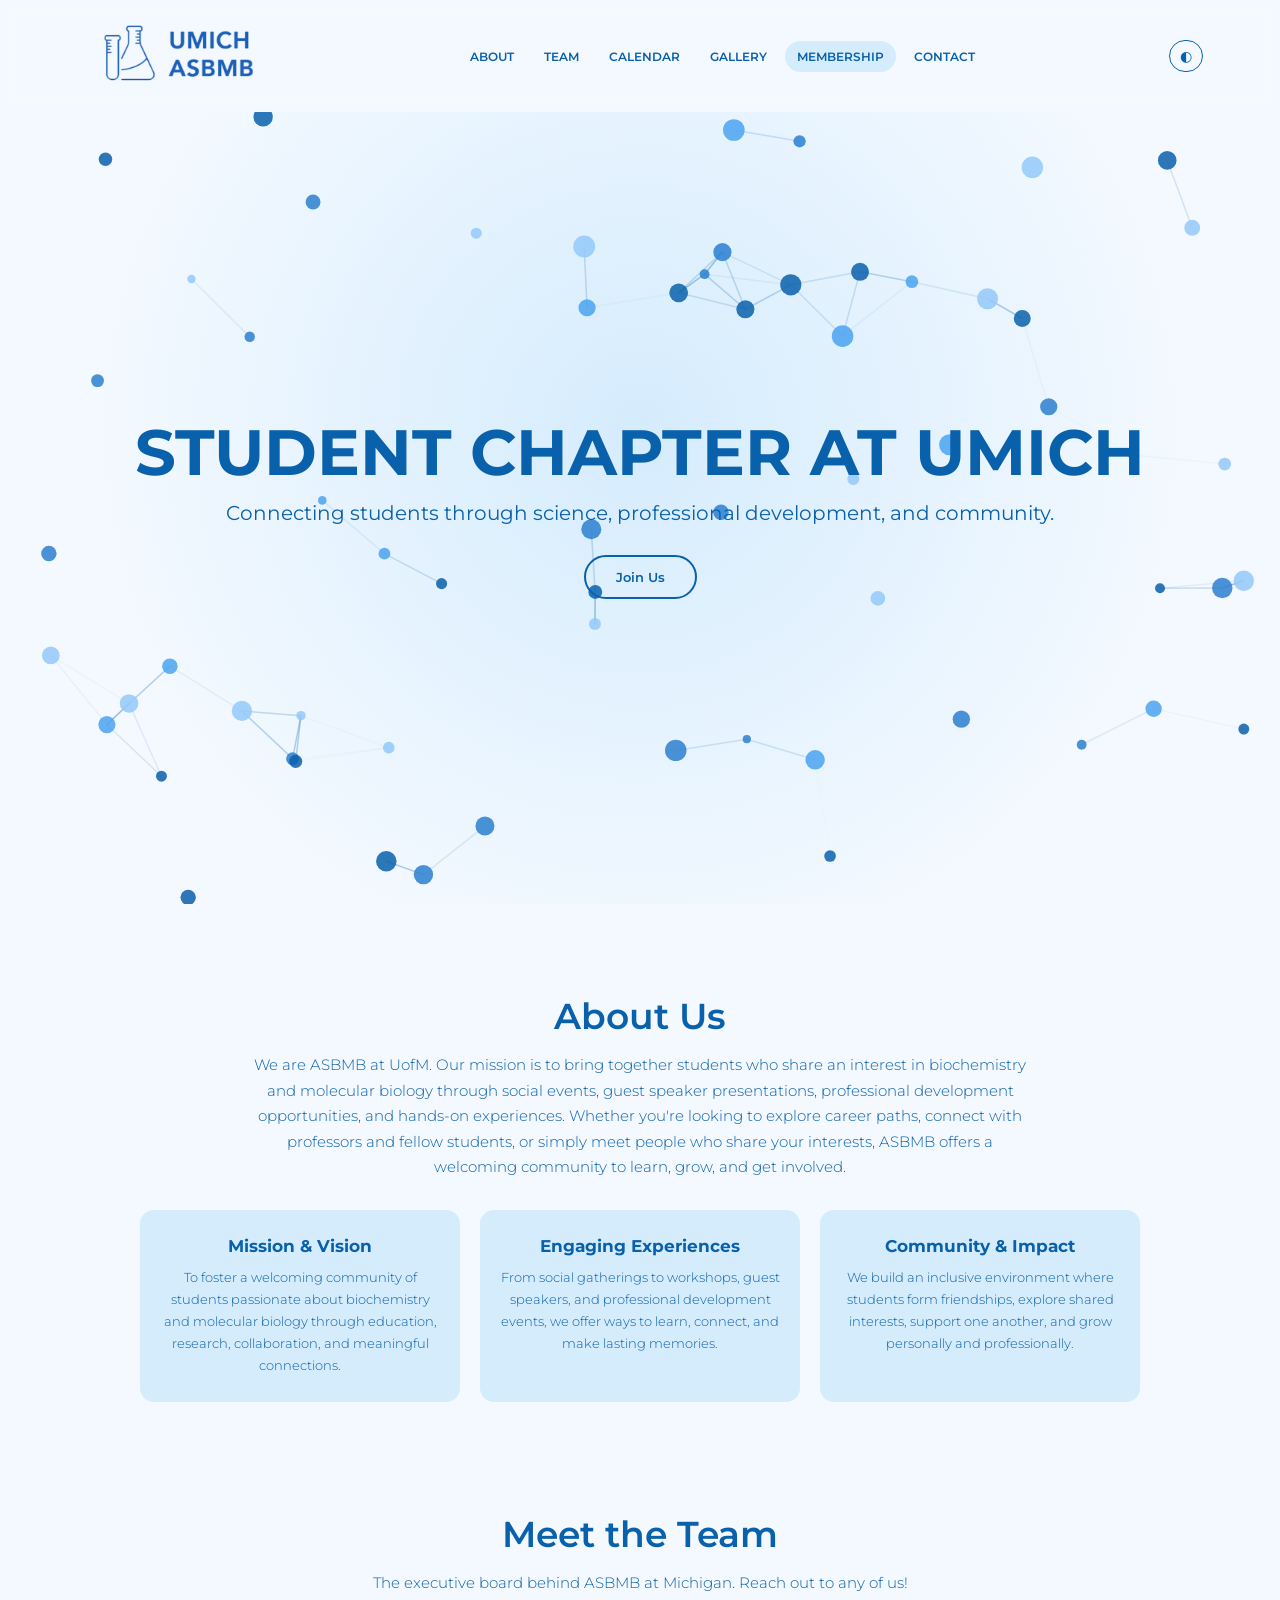
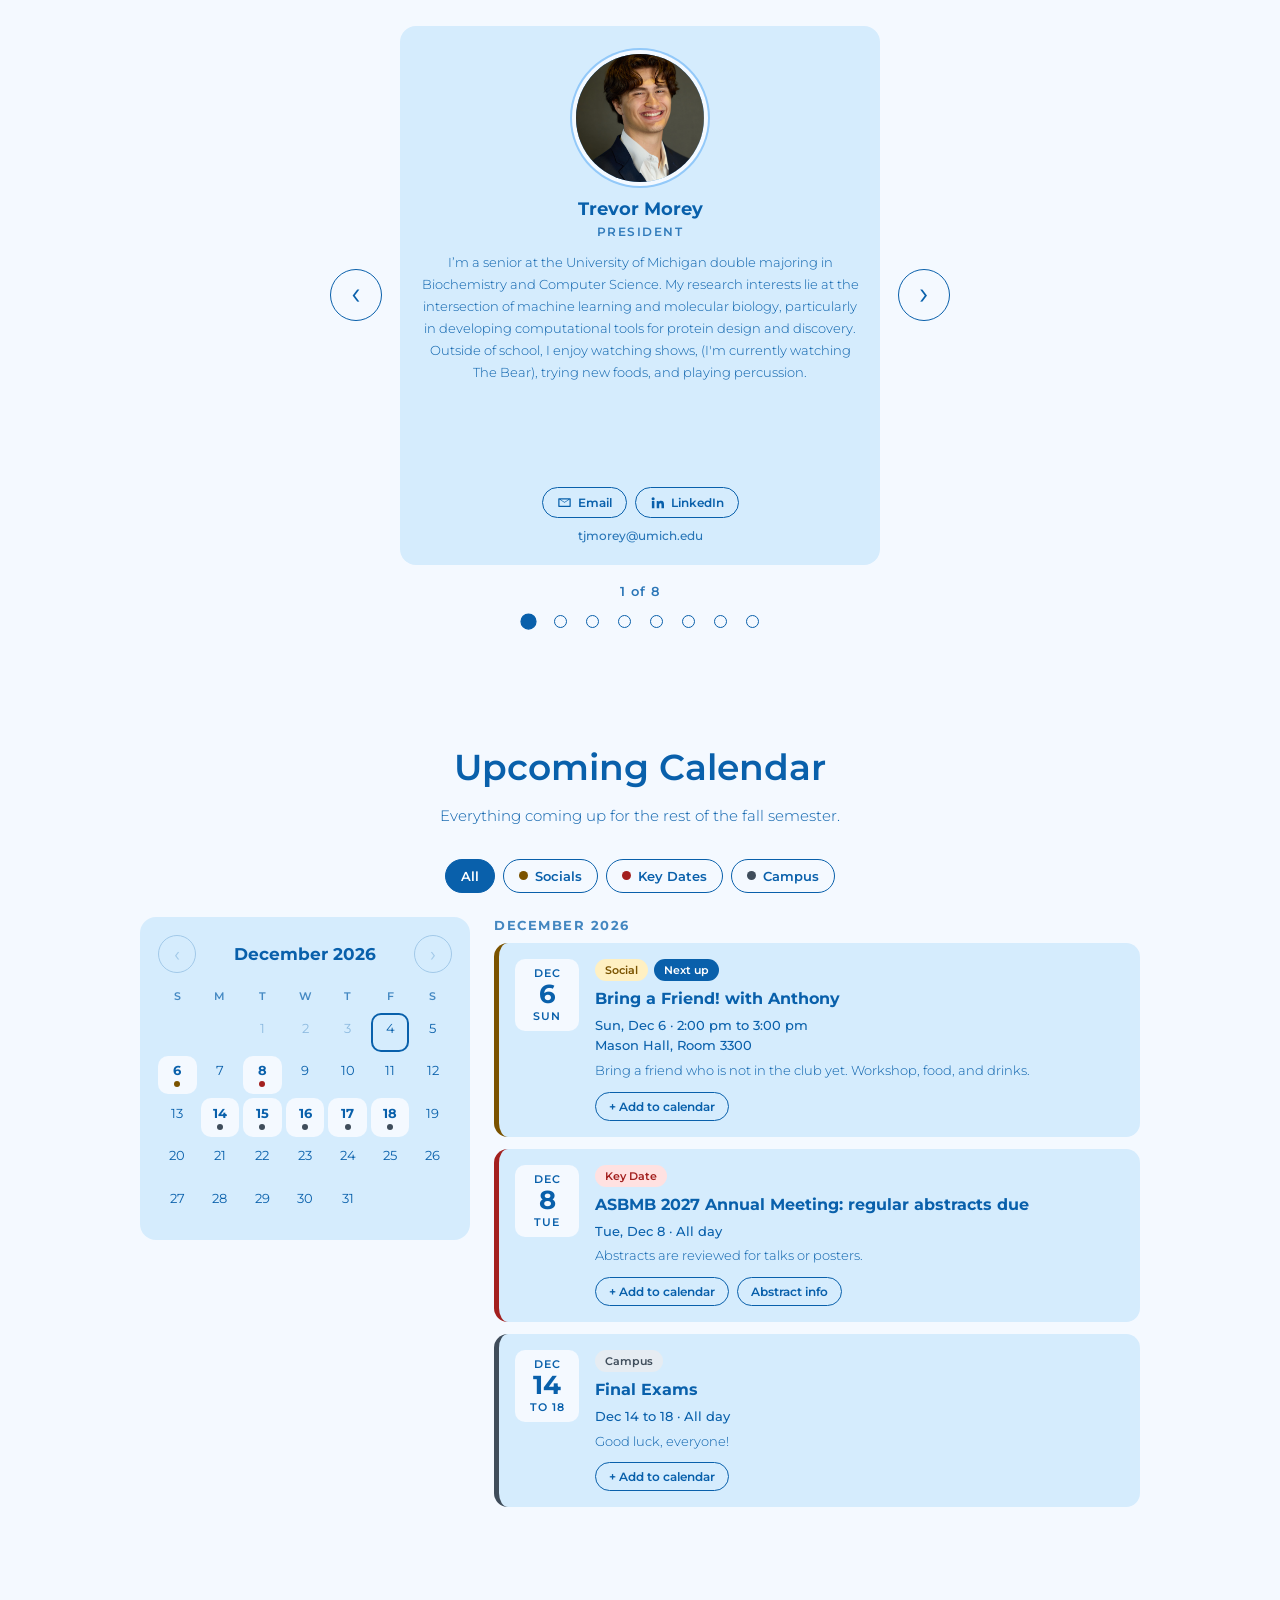
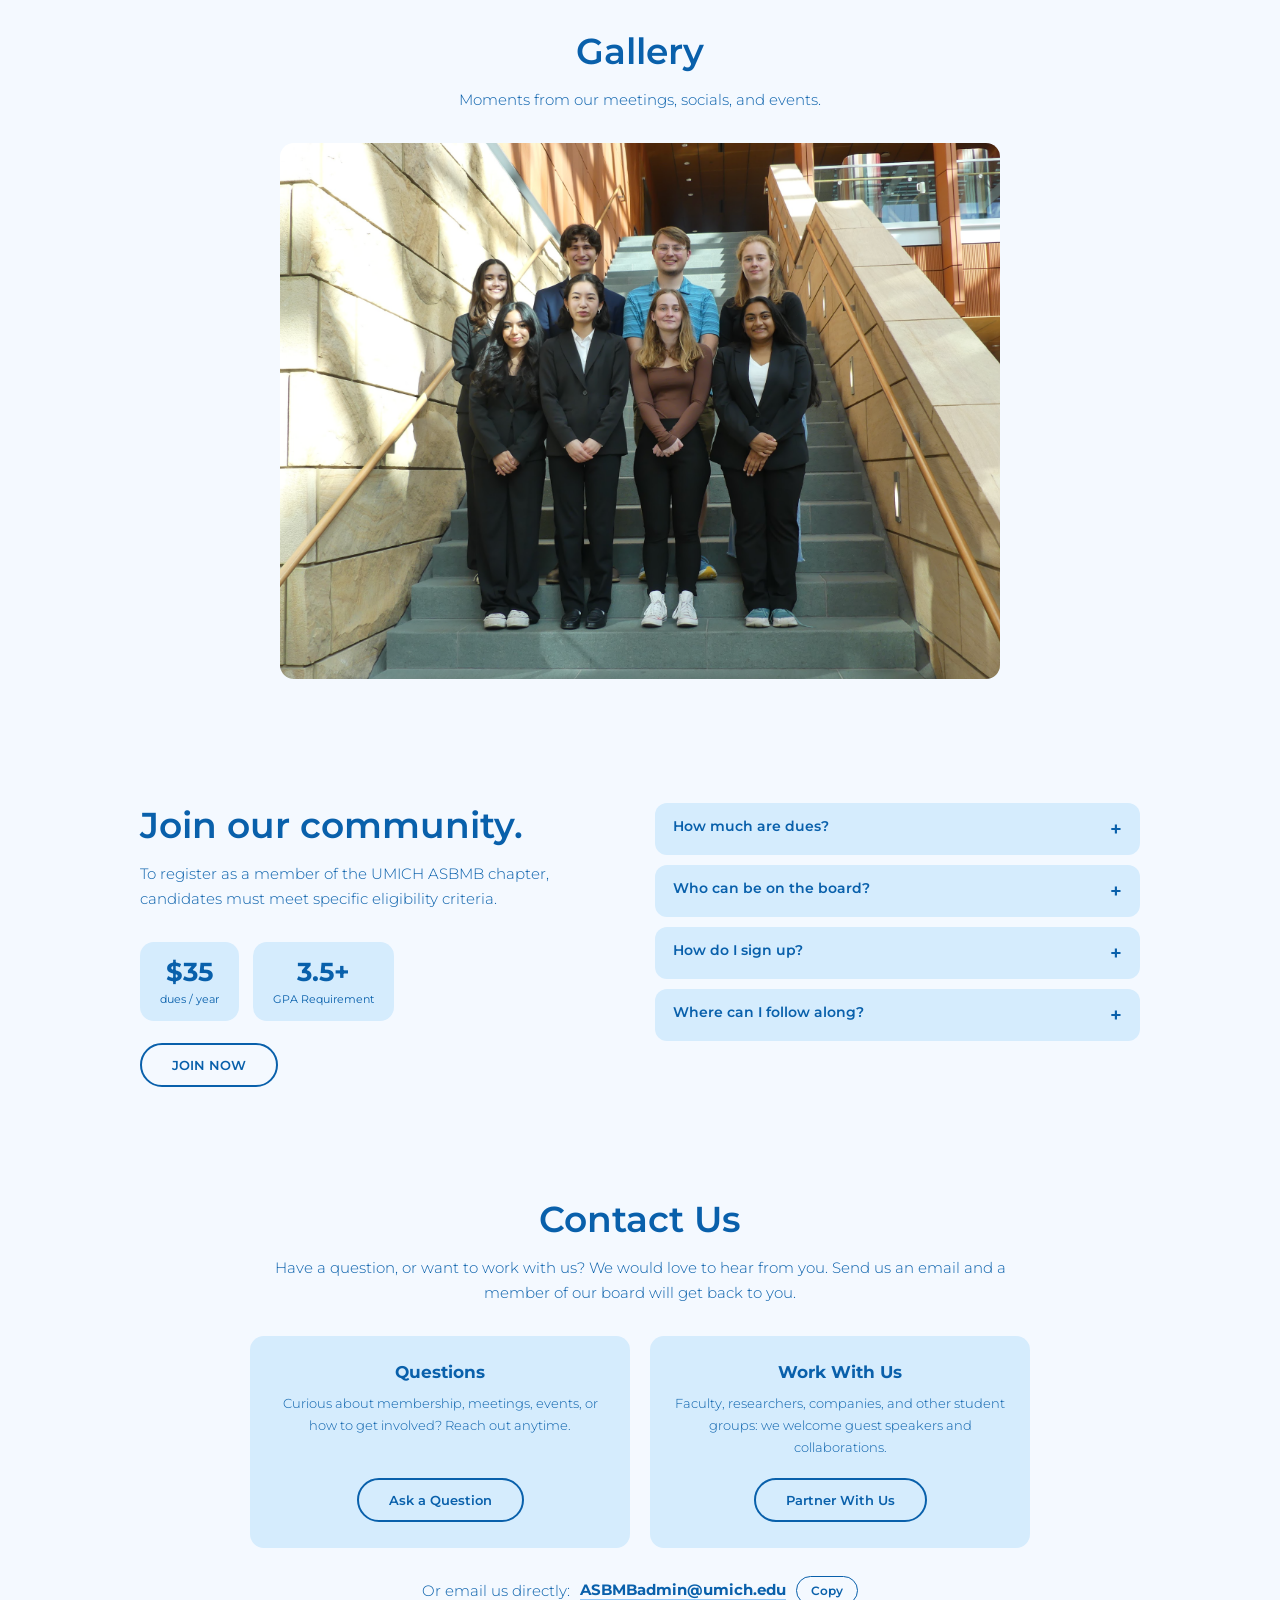
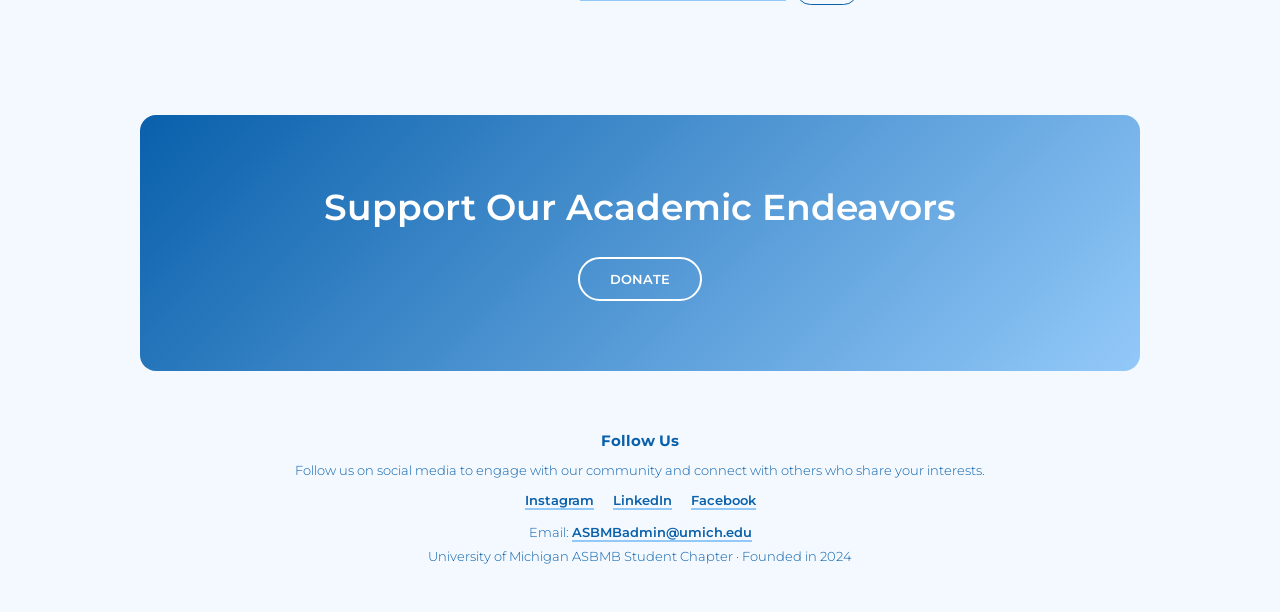
<file: index.html>
<!DOCTYPE html>
<html lang="en">
 <head>
  <meta charset="utf-8"/>
  <meta content="width=device-width, initial-scale=1, viewport-fit=cover" name="viewport"/>
  <title>
   UMich ASBMB Student Chapter
  </title>
  <link href="https://fonts.googleapis.com" rel="preconnect"/>
  <link crossorigin="" href="https://fonts.gstatic.com" rel="preconnect"/>
  <link href="https://fonts.googleapis.com/css2?family=Montserrat:wght@300;500;600;700&amp;display=swap" rel="stylesheet"/>
  <link href="style.css" rel="stylesheet"/>
 </head>
 <body>
  <div aria-hidden="true" class="scroll-progress" id="scroll-progress">
  </div>
  <!-- Header: logo, navigation links, and theme controls -->
  <nav>
   <a aria-label="UMich ASBMB homepage" class="logo" href="#top">
    <img alt="UMich ASBMB logo" class="logo-light" height="118" src="[data-uri]" width="268"/>
    <img alt="UMich ASBMB logo" class="logo-dark" height="118" src="[data-uri]" width="268"/>
   </a>
   <ul id="menu">
    <li>
     <a class="l" href="#about">
      ABOUT
     </a>
    </li>
    <li>
     <a class="l" href="#team">
      TEAM
     </a>
    </li>
    <li>
     <a class="l" href="#events">
      CALENDAR
     </a>
    </li>
    <li>
     <a class="l" href="#gallery">
      GALLERY
     </a>
    </li>
    <li>
     <a class="l" href="#join">
      MEMBERSHIP
     </a>
    </li>
    <li>
     <a class="l" href="#contact">
      CONTACT
     </a>
    </li>
   </ul>
   <span>
    <button aria-label="Toggle dark mode" id="theme">
     ◐
    </button>
    <button aria-controls="menu" aria-expanded="false" aria-label="Menu" id="burger">
     ☰
    </button>
   </span>
  </nav>
  <!-- Hero: animated molecules -->
  <header class="hero" id="top">
   <canvas id="cv">
   </canvas>
   <div class="box">
    <h1>
     STUDENT CHAPTER AT UMICH
    </h1>
    <p>
   Connecting students through science, professional development, and community.    </p>
    <a class="btn" href="https://docs.google.com/forms/d/e/1FAIpQLScmgI9MgOX76nTSEptZH2UmDCdz0ov4uwcDUiNK2yses8GsNQ/viewform?usp=publish-editor" rel="noopener" target="_blank">
     Join Us
    </a>
   </div>
   
  </header>
  <!-- About: chapter introduction and mission cards -->
  <section class="s" id="about">
   <h2 class="rv">
    About Us
   </h2>
   <p class="lead rv">
We are ASBMB at UofM. Our mission is to bring together students who share an interest in biochemistry and molecular biology through social events, guest speaker presentations, professional development opportunities, and hands-on experiences. Whether you're looking to explore career paths, connect with professors and fellow students, or simply meet people who share your interests, ASBMB offers a welcoming community to learn, grow, and get involved.   </p>
   <div class="grid">
    <div class="card rv">

     <h3>
      Mission &amp; Vision
     </h3>
     <p>
      To foster a welcoming community of students passionate about biochemistry and molecular biology through education, research, collaboration, and meaningful connections.
     </p>
    </div>
    <div class="card rv">
     <h3>
      Engaging Experiences
     </h3>
     <p>
      From social gatherings to workshops, guest speakers, and professional development events, we offer ways to learn, connect, and make lasting memories.
     </p>
    </div>
    <div class="card rv">

     <h3>
      Community &amp; Impact
     </h3>
     <p>
      We build an inclusive environment where students form friendships, explore shared interests, support one another, and grow personally and professionally.
     </p>
    </div>
   </div>
  </section>
  <!-- Meet the Team: the people themselves live in script.js (look for TEAM) -->
  <section class="s" id="team">
   <h2 class="rv">
    Meet the Team
   </h2>
   <p class="lead rv">
    The executive board behind ASBMB at Michigan. Reach out to any of us!
   </p>
   <div class="team-wrap rv">
    <div aria-label="Executive board members" aria-roledescription="carousel" class="team-carousel" id="team-carousel" role="region">
     <button aria-label="Previous person" class="team-arrow" id="team-prev" type="button">&lsaquo;</button>
     <div class="team-stage" id="team-stage">
     </div>
     <button aria-label="Next person" class="team-arrow" id="team-next" type="button">&rsaquo;</button>
    </div>
    <p aria-live="polite" class="team-count" id="team-count"></p>
    <div aria-label="Choose a board member" class="team-dots" id="team-dots" role="group">
    </div>
   </div>
  </section>
  <!-- Calendar: the events themselves live in script.js -->
  <section class="s" id="events">
   <h2 class="rv">
    Upcoming Calendar
   </h2>
   <p class="lead rv">
    Everything coming up for the rest of the fall semester.
   </p>
   <div aria-label="Filter events by type" class="cal-filters rv" id="cal-filters" role="group">
   </div>
   <div class="cal rv">
    <div class="cal-month">
     <div class="cal-head">
      <button aria-label="Previous month" id="cal-prev" type="button">&lsaquo;</button>
      <h3 aria-live="polite" id="cal-title"></h3>
      <button aria-label="Next month" id="cal-next" type="button">&rsaquo;</button>
     </div>
     <div class="cal-grid" id="cal-grid">
     </div>
    </div>
    <div class="agenda" id="agenda">
    </div>
   </div>
  </section>
  <!-- Gallery: the photos -->
  <section class="s" id="gallery">
   <h2 class="rv">
    Gallery
   </h2>
   <p class="lead rv">
    Moments from our meetings, socials, and events.
   </p>
   <div class="gallery-grid" id="gallery-grid">
   </div>
   <p class="gallery-empty" hidden id="gallery-empty">
    Photos coming soon! Follow us on Instagram to see the latest.
   </p>
   <button class="btn" hidden id="gallery-more" type="button">
    Show more photos
   </button>
  </section>
  <!-- Membership: registration form and questions -->
  <section class="s" id="join">
   <div class="join">
    <div class="rv">
     <h2>
      Join our community.
     </h2>
     <p class="lead join-lead">
      To register as a member of the UMICH ASBMB chapter, candidates must meet specific eligibility criteria.
     </p>
     <div class="stat">
      <div>
       <b>
        $35
       </b>
       <span>
        dues / year
       </span>
      </div>
      <div>
       <b>
        3.5+
       </b>
       <span>
        GPA Requirement
       </span>
      </div>
     </div>
     <a class="btn" href="https://docs.google.com/forms/d/e/1FAIpQLScmgI9MgOX76nTSEptZH2UmDCdz0ov4uwcDUiNK2yses8GsNQ/viewform?usp=publish-editor" rel="noopener" target="_blank">
      JOIN NOW
     </a>
    </div>
    <div class="rv">
     <details>
      <summary>
       How much are dues?
      </summary>
      <p>
       National dues are set at $25 per year, plus an additional $10 for local chapter activities.
      </p>
     </details>
     <details>
      <summary>
       Who can be on the board?
      </summary>
      <p>
       Prospective board members must maintain a GPA of 3.5 or higher and be pursuing a major in biology, chemistry, or a related field.
      </p>
     </details>
     <details>
      <summary>
       How do I sign up?
      </summary>
      <p>
       Hit &ldquo;Join Now&rdquo; and fill out the membership form.
      </p>
     </details>
     <details>
      <summary>
       Where can I follow along?
      </summary>
      <p>
       Find us on Instagram, LinkedIn, and Facebook, linked below.
      </p>
     </details>
    </div>
   </div>
  </section>
  <!-- Contact: email the chapter
       To change the email address, update it in the three places marked EMAIL below
       (the two "mailto:" buttons and the address shown on the page). -->
  <section class="s" id="contact">
   <h2 class="rv">
    Contact Us
   </h2>
   <p class="lead rv">
    Have a question, or want to work with us? We would love to hear from you. Send us an email and a member of our board will get back to you.
   </p>
   <div class="grid contact-grid">
    <div class="card contact-card rv">
     <h3>
      Questions
     </h3>
     <p>
      Curious about membership, meetings, events, or how to get involved? Reach out anytime.
     </p>
     <!-- EMAIL -->
     <a class="btn" href="mailto:ASBMBadmin@umich.edu?subject=Question%20for%20UMich%20ASBMB">
      Ask a Question
     </a>
    </div>
    <div class="card contact-card rv">
     <h3>
      Work With Us
     </h3>
     <p>
      Faculty, researchers, companies, and other student groups: we welcome guest speakers and collaborations. 
     </p>
     <!-- EMAIL -->
     <a class="btn" href="mailto:ASBMBadmin@umich.edu?subject=Partnership%20with%20UMich%20ASBMB">
      Partner With Us
     </a>
    </div>
   </div>
   <div class="contact-email rv">
    <span>
     Or email us directly:
    </span>
    <!-- EMAIL -->
    <a href="mailto:ASBMBadmin@umich.edu" id="contact-address">ASBMBadmin@umich.edu</a>
    <button class="copy-btn" id="copy-email" type="button" aria-label="Copy email address">
     Copy
    </button>
   </div>
  </section>
  <!-- Donation link -->
  <div class="donate rv">
   <h2>
    Support Our Academic Endeavors
   </h2>
   <a class="btn" href="https://givebutter.com/umichasbmb" rel="noopener" target="_blank">
    DONATE
   </a>
  </div>
  <!-- Footer: official social-media links -->
  <footer>
   <h3 class="footer-heading">
    Follow Us
   </h3>
   <p>
    Follow us on social media to engage with our community and connect with others who share your interests.
   </p>
   <div class="soc">
    <a href="https://www.instagram.com/asbmbatumich/" rel="noopener" target="_blank">
     Instagram
    </a>
    <a href="https://www.linkedin.com/company/umichsbmb/" rel="noopener" target="_blank">
     LinkedIn
    </a>
    <a href="https://www.facebook.com/profile.php?id=61563752362259" rel="noopener" target="_blank">
     Facebook
    </a>
   </div>
   <p>
    Email: <a class="footer-email" href="mailto:ASBMBadmin@umich.edu">ASBMBadmin@umich.edu</a>
   </p>
   <p>
    University of Michigan ASBMB Student Chapter &middot; Founded in 2024
   </p>
  </footer>
  <!-- Photo viewer: opens when a gallery photo is tapped -->
  <div aria-label="Photo viewer" aria-modal="true" class="lb" hidden id="lb" role="dialog">
   <div class="lb-count" id="lb-count"></div>
   <button aria-label="Close photo viewer" class="lb-close" id="lb-close" type="button">&times;</button>
   <button aria-label="Previous photo" class="lb-prev" id="lb-prev" type="button">&lsaquo;</button>
   <figure>
    <img alt="" id="lb-img"/>
    <figcaption id="lb-cap"></figcaption>
   </figure>
   <button aria-label="Next photo" class="lb-next" id="lb-next" type="button">&rsaquo;</button>
  </div>
  <button aria-label="Back to top" id="back-to-top" title="Back to top" type="button">
   &uarr;
  </button>
  <script defer="" src="script.js">
  </script>
 </body>
</html>
</file>
<file: style.css>
/* ============================================================================
   UMICH ASBMB — WEBSITE STYLES
   ============================================================================ */

:root {
  --bg:#f4f9ff;
  --ink:#0960AB;
  --card:#d5ecfd;
  --soft:#93c9f9;
  --on:#fff;
  --glass:rgba(244,249,255,.85);
  color-scheme:light;
  box-sizing:border-box;
  padding-top:env(safe-area-inset-top,0px);
  padding-bottom:env(safe-area-inset-bottom,0px)
}

@media(prefers-color-scheme:dark) {
  :root:not([data-theme="light"]) {
    --bg:#0b1a2b;
    --ink:#9cd0ff;
    --card:#12304d;
    --soft:#4aa3f0;
    --on:#0b1a2b;
    --glass:rgba(11,26,43,.85);
    color-scheme:dark
  }

}

:root[data-theme="dark"] {
  --bg:#0b1a2b;
  --ink:#9cd0ff;
  --card:#12304d;
  --soft:#4aa3f0;
  --on:#0b1a2b;
  --glass:rgba(11,26,43,.85);
  color-scheme:dark
}

html {
  scroll-behavior:smooth;
  scroll-padding-top:calc(70px + env(safe-area-inset-top,0px))
}

* {
  box-sizing:border-box;
  margin:0;
  font-family:Montserrat,system-ui,sans-serif
}

body {
  background:var(--bg);
  color:var(--ink);
  overflow-x:hidden
}

body::before {
  content:"";
  position:fixed;
  inset:0 0 auto;
  height:env(safe-area-inset-top,0px);
  background:var(--glass);
  z-index:10
}

nav {
  position:sticky;
  top:env(safe-area-inset-top,0px);
  z-index:11;
  display:flex;
  align-items:center;
  justify-content:space-between;
  padding:12px 6%;
  background:var(--glass);
  backdrop-filter:blur(8px)
}

.logo {
  font-weight:700;
  font-size:18px;
  letter-spacing:1px;
  color:var(--ink);
  text-decoration:none
}

.logo span {
  color:var(--soft)
}

nav ul {
  display:flex;
  gap:6px;
  list-style:none;
  padding:0
}

nav a.l {
  color:var(--ink);
  text-decoration:none;
  font-size:12px;
  font-weight:600;
  padding:8px 12px;
  border-radius:20px;
  transition:.3s;
  display:block
}

nav a.l:hover,nav a.l.act {
  background:var(--card)
}

#theme,#burger {
  background:none;
  border:1px solid var(--ink);
  color:var(--ink);
  border-radius:20px;
  padding:6px 10px;
  cursor:pointer;
  font-size:14px
}

#burger {
  display:none
}

@media(max-width:760px) {
  #burger {
    display:block
  }

  nav ul {
    position:absolute;
    top:100%;
    left:0;
    right:0;
    flex-direction:column;
    background:var(--glass);
    padding:10px 6%;
    display:none
  }

  nav ul.open {
    display:flex
  }

}

.hero {
  position:relative;
  min-height:88vh;
  display:grid;
  place-items:center;
  text-align:center;
  overflow:hidden;
  background:radial-gradient(circle at 50% 40%,var(--card),var(--bg) 70%)
}

#cv {
  position:absolute;
  inset:0;
  width:100%;
  height:100%
}

.hero .box {
  position:relative;
  pointer-events:none;
  padding:0 6%
}

.hero h1 {
  font-size:clamp(30px,7vw,64px);
  font-weight:700;
  line-height:1.1
}

.hero p {
  margin:14px 0 30px;
  font-size:clamp(14px,2.2vw,20px)
}

.hint {
  position:absolute;
  bottom:16px;
  left:0;
  right:0;
  font-size:12px;
  opacity:.7
}

.btn {
  pointer-events:auto;
  display:inline-block;
  text-decoration:none;
  color:var(--ink);
  border:2px solid var(--ink);
  padding:12px 30px;
  font-size:13px;
  font-weight:600;
  border-radius:30px;
  transition:.3s;
  background:transparent;
  cursor:pointer
}

.btn:hover {
  background:var(--ink);
  color:var(--on);
  transform:translateY(-2px)
}

section.s {
  width:min(1000px,88%);
  margin:auto;
  padding:90px 0 20px;
  text-align:center
}

h2 {
  font-size:clamp(26px,4vw,36px);
  font-weight:600;
  margin-bottom:14px
}

p.lead {
  font-size:15px;
  line-height:1.7;
  font-weight:300;
  max-width:780px;
  margin:0 auto 30px
}

.rv {
  opacity:0;
  transform:translateY(30px);
  transition:.8s
}

.rv.in {
  opacity:1;
  transform:none
}

.grid {
  display:grid;
  grid-template-columns:repeat(auto-fit,minmax(240px,1fr));
  gap:20px
}

.card {
  background:var(--card);
  border-radius:14px;
  padding:26px 20px;
  transition:.4s;
  text-align:center
}

.card:hover {
  box-shadow:0 0 24px var(--soft);
  transform:translateY(-4px)
}

.card h3 {
  font-size:17px;
  margin-bottom:10px
}

.card p {
  font-size:13px;
  line-height:1.7;
  font-weight:300
}

.ico {
  font-size:30px;
  display:block;
  margin-bottom:8px
}

.flip {
  perspective:900px;
  height:260px;
  background:none;
  border:0;
  padding:0;
  cursor:pointer;
  color:inherit;
  text-align:center
}

.flip .in2 {
  position:relative;
  width:100%;
  height:100%;
  transition:transform .7s;
  transform-style:preserve-3d
}

.flip.on .in2 {
  transform:rotateY(180deg)
}

.face {
  position:absolute;
  inset:0;
  backface-visibility:hidden;
  -webkit-backface-visibility:hidden;
  border-radius:14px;
  padding:22px 18px;
  display:flex;
  flex-direction:column;
  justify-content:center;
  align-items:center;
  background:var(--card);
  overflow:auto
}

.back {
  transform:rotateY(180deg);
  background:var(--ink);
  color:var(--on)
}

.back p,.back h3 {
  color:var(--on)
}

.face h3 {
  font-size:18px;
  margin-bottom:8px
}

.face p {
  font-size:12.5px;
  line-height:1.6
}

.tap {
  font-size:11px;
  opacity:.7;
  margin-top:10px
}

.tile {
  aspect-ratio:4/3;
  border-radius:14px;
  background:linear-gradient(135deg,var(--card),var(--soft));
  display:flex;
  flex-direction:column;
  align-items:center;
  justify-content:center;
  gap:6px;
  padding:16px;
  transition:transform .15s;
  cursor:pointer
}

.tile b {
  font-size:15px
}

.tile small {
  font-size:12px;
  font-weight:300;
  line-height:1.5
}

.join {
  display:grid;
  grid-template-columns:repeat(auto-fit,minmax(260px,1fr));
  gap:30px;
  align-items:start;
  text-align:left
}

.join h2 {
  text-align:left
}

.stat {
  display:flex;
  gap:14px;
  margin:22px 0
}

.stat div {
  background:var(--card);
  border-radius:14px;
  padding:14px 20px;
  text-align:center
}

.stat b {
  display:block;
  font-size:26px
}

.stat span {
  font-size:11px
}

details {
  background:var(--card);
  border-radius:12px;
  margin-bottom:10px;
  padding:14px 18px;
  cursor:pointer
}

summary {
  font-weight:600;
  font-size:14px;
  list-style:none;
  display:flex;
  justify-content:space-between
}

summary::after {
  content:"+";
  font-size:20px;
  transition:.3s
}

details[open] summary::after {
  transform:rotate(45deg)
}

details p {
  font-size:13px;
  line-height:1.7;
  font-weight:300;
  margin-top:10px
}

.donate {
  margin:90px auto 0;
  width:min(1000px,88%);
  border-radius:16px;
  padding:70px 20px;
  text-align:center;
  background:linear-gradient(135deg,var(--ink),var(--soft));
  color:var(--on)
}

.donate h2 {
  color:var(--on)
}

.donate .btn {
  border-color:var(--on);
  color:var(--on);
  margin-top:14px
}

.donate .btn:hover {
  background:var(--on);
  color:var(--ink)
}

footer {
  text-align:center;
  padding:60px 6% 40px;
  font-size:13px
}

footer p {
  margin:8px 0;
  font-weight:300
}

.soc a {
  display:inline-block;
  margin:6px 8px;
  color:var(--ink);
  font-weight:600;
  font-size:13px;
  text-decoration:none;
  border-bottom:2px solid var(--soft)
}

.soc a:hover {
  color:var(--soft)
}


@media(prefers-reduced-motion:reduce) {
  * {
    transition:none!important
  }

  .rv {
    opacity:1;
    transform:none
  }


}


/* Site logo */
.logo { display: inline-flex; align-items: center; flex-shrink: 0; }
.logo img { display: block; width: clamp(128px, 17vw, 200px); height: auto; }
nav { gap: 12px; }
nav > span { display: flex; gap: 8px; align-items: center; }

/* Scroll progress indicator and back-to-top button */
.scroll-progress { position: fixed; z-index: 50; top: 0; left: 0; height: 4px; width: 0; background: #2b7fd0; pointer-events: none; }
#back-to-top { position: fixed; bottom: 22px; right: 22px; z-index: 19; height: 44px; width: 44px; border: 1px solid var(--ink); border-radius: 50%; background: var(--card); color: var(--ink); font-size: 22px; cursor: pointer; opacity: 0; pointer-events: none; transform: translateY(10px); transition: .25s; }
#back-to-top.visible { opacity: 1; pointer-events: auto; transform: none; }
#back-to-top:hover { box-shadow: 0 4px 20px rgba(9,96,171,.25); }
.footer-heading { margin-bottom: 12px; }
.join-lead { margin: 0; }
.flip:focus-visible, .btn:focus-visible, nav a:focus-visible, #back-to-top:focus-visible { outline: 3px solid #f9bb46; outline-offset: 3px; }
@media (max-width: 760px) { nav { flex-wrap: nowrap; } .logo img { width: 130px; } nav a.l { font-size: 14px; } }

/* Logo: blue version in light mode, light blue version in the dark mode. */
.logo .logo-dark { display:none }
:root[data-theme="dark"] .logo .logo-light { display:none }
:root[data-theme="dark"] .logo .logo-dark { display:block }
@media (prefers-color-scheme: dark) {
  :root:not([data-theme="light"]) .logo .logo-light { display:none }
  :root:not([data-theme="light"]) .logo .logo-dark { display:block }
}

/* ============================================================================
   UPCOMING CALENDAR
   ============================================================================ */
:root {
  --meeting-bg:#d5ecfd; --meeting-ink:#0960AB;
  --social-bg:#fff0c2;  --social-ink:#7a5300;
  --big-bg:#e9e3ff;     --big-ink:#4a2fb0;
  --deadline-bg:#ffe1e1;--deadline-ink:#a3201f;
  --campus-bg:#e6ecf2;  --campus-ink:#3f4d5b;
}
@media (prefers-color-scheme: dark) {
  :root:not([data-theme="light"]) {
    --meeting-bg:#163a5c; --meeting-ink:#9cd0ff;
    --social-bg:#3d3214;  --social-ink:#f9cf6a;
    --big-bg:#2c2550;     --big-ink:#c4b5ff;
    --deadline-bg:#4a1e22;--deadline-ink:#ffaaa8;
    --campus-bg:#1f2c3a;  --campus-ink:#b8c6d4;
  }
}
:root[data-theme="dark"] {
  --meeting-bg:#163a5c; --meeting-ink:#9cd0ff;
  --social-bg:#3d3214;  --social-ink:#f9cf6a;
  --big-bg:#2c2550;     --big-ink:#c4b5ff;
  --deadline-bg:#4a1e22;--deadline-ink:#ffaaa8;
  --campus-bg:#1f2c3a;  --campus-ink:#b8c6d4;
}
.t-meeting  { --tb:var(--meeting-bg);  --ti:var(--meeting-ink) }
.t-social   { --tb:var(--social-bg);   --ti:var(--social-ink) }
.t-big      { --tb:var(--big-bg);      --ti:var(--big-ink) }
.t-deadline { --tb:var(--deadline-bg); --ti:var(--deadline-ink) }
.t-campus   { --tb:var(--campus-bg);   --ti:var(--campus-ink) }

/* Filter buttons */
.cal-filters { display:flex; flex-wrap:wrap; gap:8px; justify-content:center; margin-bottom:24px }
.chip { display:inline-flex; align-items:center; gap:7px; border:1.5px solid var(--ink); background:none; color:var(--ink); font-size:13px; font-weight:600; padding:8px 15px; border-radius:20px; cursor:pointer; transition:.2s }
.chip i { width:9px; height:9px; border-radius:50%; background:var(--ti) }
.chip:hover { background:var(--card) }
.chip[aria-pressed="true"] { background:var(--ink); color:var(--on) }

/* Layout: month grid on the left, list on the right (stacks on phones) */
.cal { display:grid; grid-template-columns:minmax(0,330px) minmax(0,1fr); gap:24px; align-items:start; text-align:left }
.cal-month { background:var(--card); border-radius:16px; padding:18px; position:sticky; top:96px }
.cal-head { display:flex; align-items:center; justify-content:space-between; margin-bottom:12px }
.cal-head h3 { font-size:17px }
.cal-head button { width:38px; height:38px; border-radius:50%; border:1.5px solid var(--ink); background:none; color:var(--ink); font-size:20px; line-height:1; cursor:pointer; transition:.2s }
.cal-head button:hover:not(:disabled) { background:var(--ink); color:var(--on) }
.cal-head button:disabled { opacity:.25; cursor:default }
.cal-grid { display:grid; grid-template-columns:repeat(7,1fr); gap:4px }
.dow { font-size:11px; font-weight:600; opacity:.7; text-align:center; padding:4px 0 6px }
.day { aspect-ratio:1; border:0; border-radius:10px; background:transparent; color:var(--ink); font-size:13px; display:flex; flex-direction:column; align-items:center; justify-content:center; gap:3px; padding:0 }
.day:disabled { cursor:default }
.day.has { background:var(--bg); font-weight:700; cursor:pointer; transition:.2s }
.day.has:hover { box-shadow:0 0 0 2px var(--soft) }
.day.past { opacity:.35 }
.day.today { box-shadow:inset 0 0 0 2px var(--ink) }
.day.sel { background:var(--ink); color:var(--on) }
.dots { display:flex; gap:3px; height:6px }
.dots i { width:6px; height:6px; border-radius:50%; background:var(--ti) }
.day.sel .dots i { box-shadow:0 0 0 1.5px var(--on) }

/* Agenda list */
.agenda .mo { font-size:13px; letter-spacing:1.5px; text-transform:uppercase; opacity:.75; margin:22px 0 10px }
.agenda .mo:first-child { margin-top:0 }
.ev { display:flex; gap:16px; background:var(--card); border-radius:14px; padding:16px; margin-bottom:12px; border-left:5px solid var(--ti); transition:box-shadow .3s, transform .3s; outline:none }
.ev:hover { transform:translateY(-2px); box-shadow:0 6px 20px rgba(9,96,171,.18) }
.ev.flash { animation:evflash 1.6s ease }
@keyframes evflash { 0%,60% { box-shadow:0 0 0 3px var(--ink) } 100% { box-shadow:0 0 0 0 transparent } }
.ev-date { flex:0 0 64px; text-align:center; background:var(--bg); border-radius:10px; padding:8px 4px; align-self:flex-start }
.ev-date span { display:block; font-size:10.5px; font-weight:600; letter-spacing:1px; text-transform:uppercase }
.ev-date b { display:block; font-size:26px; line-height:1.15 }
.ev-body { flex:1; min-width:0 }
.ev-tags { display:flex; flex-wrap:wrap; gap:6px; margin-bottom:7px }
.pill { font-size:11px; font-weight:600; padding:4px 10px; border-radius:20px; background:var(--tb); color:var(--ti) }
.pill.next { background:var(--ink); color:var(--on) }
.pill.sample { background:transparent; border:1px dashed var(--ink); color:var(--ink) }
.ev h4 { font-size:16px; line-height:1.35; margin-bottom:5px }
.ev-meta { font-size:13px; font-weight:500; line-height:1.6 }
.ev-note { font-size:13px; font-weight:300; line-height:1.6; margin-top:4px }
.ev-actions { display:flex; flex-wrap:wrap; gap:8px; margin-top:11px }
.ev-btn { font-size:12px; font-weight:600; color:var(--ink); text-decoration:none; border:1.5px solid var(--ink); border-radius:20px; padding:6px 13px; transition:.2s }
.ev-btn:hover { background:var(--ink); color:var(--on) }
.cal-empty { background:var(--card); border-radius:14px; padding:28px 20px; text-align:center; font-size:14px }
.chip:focus-visible, .day:focus-visible, .cal-head button:focus-visible, .ev-btn:focus-visible { outline:3px solid #f9bb46; outline-offset:2px }

@media (max-width: 820px) {
  .cal { grid-template-columns:1fr }
  .cal-month { position:static; max-width:420px; width:100%; margin:0 auto }
}
@media (max-width: 420px) {
  .ev { gap:12px; padding:14px }
  .ev-date { flex-basis:54px }
}
@media (prefers-reduced-motion: reduce) {
  .ev.flash { animation:none; box-shadow:0 0 0 3px var(--ink) }
}

/* ============================================================================
   PHOTO GALLERY
   Photos of any shape tile together in columns, like a photo board.
   ============================================================================ */
[hidden] { display:none !important }
.gallery-grid { columns:3 240px; column-gap:14px; text-align:left }
.gallery-grid[data-count="1"] { columns:1; max-width:720px; margin:0 auto }
.gallery-grid[data-count="2"] { columns:2 240px; max-width:860px; margin:0 auto }
.gtile { display:block; position:relative; width:100%; margin:0 0 14px; padding:0; border:0; border-radius:14px; overflow:hidden; background:var(--card); cursor:zoom-in; break-inside:avoid; opacity:0; animation:gtile-in .6s ease forwards; transition:transform .25s ease, box-shadow .25s ease }
.gtile img { display:block; width:100%; height:auto; min-height:120px; object-fit:cover; transition:transform .6s ease }
.gtile:hover { box-shadow:0 12px 30px rgba(9,96,171,.3) }
.gtile:hover img { transform:scale(1.06) }
.gtile .gcap { position:absolute; left:0; right:0; bottom:0; padding:28px 14px 12px; font-size:13px; font-weight:600; color:#fff; background:linear-gradient(transparent, rgba(0,0,0,.65)); opacity:0; transform:translateY(6px); transition:.25s }
.gtile:hover .gcap, .gtile:focus-visible .gcap { opacity:1; transform:none }
.gtile:focus-visible { outline:3px solid #f9bb46; outline-offset:2px }
.gtile.extra { display:none }
.gallery-grid.all .gtile.extra { display:block }
@keyframes gtile-in { from { opacity:0; transform:translateY(16px) } to { opacity:1; transform:none } }
#gallery-more { margin-top:12px }
.gallery-empty { background:var(--card); border-radius:14px; padding:40px 20px; font-size:15px }
@media (hover:none) { .gtile .gcap { opacity:1; transform:none } }

/* Full screen photo viewer */
.lb { position:fixed; inset:0; z-index:60; display:flex; align-items:center; justify-content:center; padding:64px 80px; background:rgba(4,12,24,.94); animation:lb-in .25s ease }
.lb[hidden] { display:none }
.lb figure { margin:0; width:100%; height:100%; display:flex; flex-direction:column; align-items:center; justify-content:center; gap:14px }
.lb img { max-width:100%; max-height:calc(100% - 40px); border-radius:10px; box-shadow:0 20px 60px rgba(0,0,0,.5); transition:opacity .14s ease, transform .14s ease }
.lb img.swap { opacity:0; transform:scale(.97) }
.lb figcaption { color:#fff; font-size:15px; font-weight:500; text-align:center; min-height:1em }
.lb button { position:absolute; display:grid; place-items:center; width:50px; height:50px; padding:0; border-radius:50%; border:1px solid rgba(255,255,255,.4); background:rgba(255,255,255,.12); color:#fff; font-size:30px; line-height:1; cursor:pointer; transition:.2s }
.lb button:hover { background:rgba(255,255,255,.28) }
.lb button:focus-visible { outline:3px solid #f9bb46; outline-offset:3px }
.lb button[hidden] { display:none }
.lb-close { top:16px; right:16px }
.lb-prev { left:18px; top:50%; transform:translateY(-50%) }
.lb-next { right:18px; top:50%; transform:translateY(-50%) }
.lb-count { position:absolute; top:30px; left:0; right:0; text-align:center; color:#fff; font-size:13px; font-weight:600; letter-spacing:1px; opacity:.85; pointer-events:none }
html.lb-open, html.lb-open body { overflow:hidden }
@keyframes lb-in { from { opacity:0 } to { opacity:1 } }
@media (max-width:640px) {
  .lb { padding:70px 12px 96px }
  .lb-prev, .lb-next { top:auto; bottom:24px; transform:none }
  .lb-prev { left:calc(50% - 66px) }
  .lb-next { right:calc(50% - 66px) }
}
@media (prefers-reduced-motion: reduce) {
  .gtile, .lb { animation:none; opacity:1 }
  .gtile img, .lb img { transition:none }
}

/* ============================================================================
   CONTACT
   ============================================================================ */
.contact-grid { max-width:780px; margin:0 auto }
.contact-card { display:flex; flex-direction:column; align-items:center }
.contact-card p { flex:1; margin-bottom:20px }
.contact-email { display:flex; flex-wrap:wrap; align-items:center; justify-content:center; gap:10px; margin-top:28px; font-size:15px }
.contact-email span { font-weight:300 }
.contact-email a { color:var(--ink); font-weight:700; text-decoration:none; border-bottom:2px solid var(--soft); word-break:break-all }
.contact-email a:hover { color:var(--soft) }
.copy-btn { border:1.5px solid var(--ink); background:none; color:var(--ink); font-size:12px; font-weight:600; padding:6px 14px; border-radius:20px; cursor:pointer; transition:.2s }
.copy-btn:hover { background:var(--ink); color:var(--on) }
.copy-btn.copied { background:var(--ink); color:var(--on) }
.copy-btn:focus-visible, .contact-email a:focus-visible, .footer-email:focus-visible { outline:3px solid #f9bb46; outline-offset:2px }
.footer-email { color:var(--ink); font-weight:600; text-decoration:none; border-bottom:2px solid var(--soft) }
.footer-email:hover { color:var(--soft) }

/* ============================================================================
   MEET THE TEAM
   Cards with a round photo, name, role, description, and contact buttons.
   ============================================================================ */
.team-grid { display:grid; grid-template-columns:repeat(auto-fit,minmax(230px,1fr)); gap:20px }
.team-card { display:flex; flex-direction:column; align-items:center; background:var(--card); border-radius:16px; padding:28px 20px 22px; text-align:center; transition:.4s }
.team-card:hover { box-shadow:0 0 24px var(--soft); transform:translateY(-4px) }
.team-photo { position:relative; width:128px; height:128px; border-radius:50%; overflow:hidden; margin-bottom:16px; background:linear-gradient(135deg,var(--ink),var(--soft)); box-shadow:0 0 0 4px var(--bg), 0 0 0 6px var(--soft) }
.team-photo::before { content:attr(data-initials); position:absolute; inset:0; display:grid; place-items:center; font-size:38px; font-weight:700; letter-spacing:1px; color:var(--on) }
.team-photo img { position:relative; display:block; width:100%; height:100%; object-fit:cover; background:var(--card) }
.team-card h3 { font-size:18px; margin-bottom:4px }
.team-role { font-size:12px; font-weight:600; letter-spacing:1.5px; text-transform:uppercase; opacity:.8; margin-bottom:12px }
.team-about { font-size:13px; line-height:1.7; font-weight:300; flex:1; margin-bottom:16px }
.team-links { display:flex; flex-wrap:wrap; justify-content:center; gap:8px }
.team-link { display:inline-flex; align-items:center; gap:6px; font-size:12px; font-weight:600; color:var(--ink); text-decoration:none; border:1.5px solid var(--ink); border-radius:20px; padding:7px 14px; transition:.2s }
.team-link svg { width:15px; height:15px; fill:currentColor }
.team-link:hover { background:var(--ink); color:var(--on) }
.team-link:focus-visible { outline:3px solid #f9bb46; outline-offset:2px }
.team-email { font-size:12px; font-weight:500; margin-top:10px; opacity:.85; word-break:break-all }
@media (max-width:420px) { .team-photo { width:112px; height:112px } }

/* One person at a time, with arrows on each side and dots underneath. */
.team-carousel { display:flex; align-items:center; justify-content:center; gap:18px; max-width:620px; margin:0 auto }
.team-stage { flex:1; min-width:0; display:grid }
.team-stage .team-card { grid-area:1 / 1; visibility:hidden }   /* all cards share one spot, so the box keeps the height of the tallest */
.team-stage .team-card.active { visibility:visible }
.team-stage .team-card.from-right { animation:team-in-right .45s ease }
.team-stage .team-card.from-left { animation:team-in-left .45s ease }
@keyframes team-in-right { from { opacity:0; transform:translateX(40px) } to { opacity:1; transform:none } }
@keyframes team-in-left { from { opacity:0; transform:translateX(-40px) } to { opacity:1; transform:none } }
.team-arrow { flex:0 0 auto; display:grid; place-items:center; width:52px; height:52px; padding:0 0 4px; border-radius:50%; border:1.5px solid var(--ink); background:var(--bg); color:var(--ink); font-size:32px; line-height:1; cursor:pointer; transition:.2s }
.team-arrow:hover { background:var(--ink); color:var(--on); transform:scale(1.06) }
.team-count { font-size:13px; font-weight:600; letter-spacing:1px; margin-top:18px; opacity:.85 }
.team-dots { display:flex; flex-wrap:wrap; justify-content:center; gap:4px; margin-top:8px }
.team-dot { display:grid; place-items:center; width:28px; height:28px; padding:0; border:0; background:none; cursor:pointer }
.team-dot::before { content:""; width:11px; height:11px; border-radius:50%; border:1.5px solid var(--ink); transition:.2s }
.team-dot:hover::before { background:var(--soft) }
.team-dot[aria-current="true"]::before { background:var(--ink); transform:scale(1.25) }
.team-arrow:focus-visible, .team-dot:focus-visible { outline:3px solid #f9bb46; outline-offset:2px; border-radius:50% }
@media (max-width:520px) {
  .team-carousel { gap:8px }
  .team-arrow { width:40px; height:40px; font-size:26px }
  .team-stage .team-card { padding:24px 14px 20px }
}
@media (prefers-reduced-motion: reduce) {
  .team-stage .team-card.from-right, .team-stage .team-card.from-left { animation:none }
}
</file>
